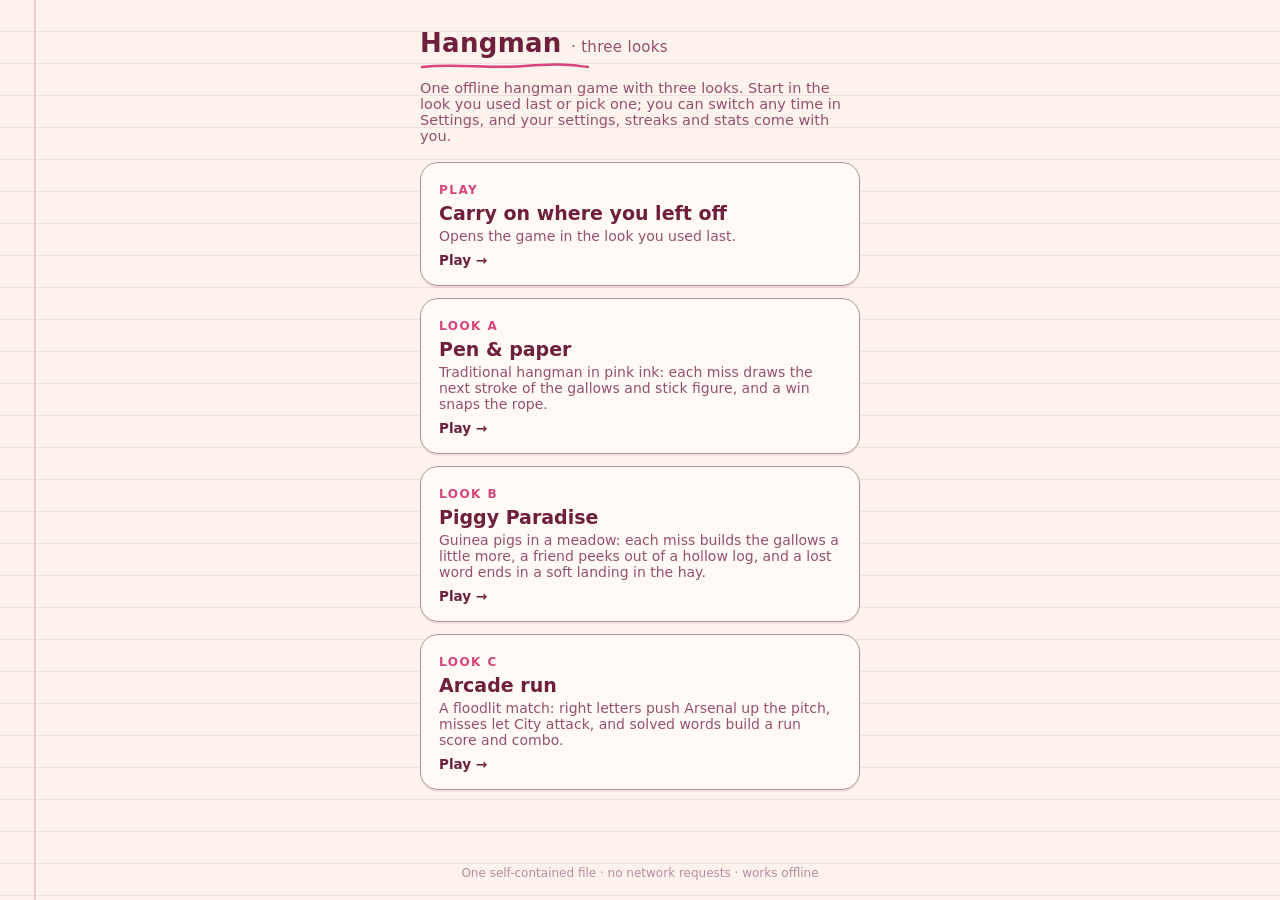
<file: index.html>
<!DOCTYPE html>
<html lang="en-GB">
<head>
<meta charset="utf-8">
<meta name="viewport" content="width=device-width, initial-scale=1, viewport-fit=cover">
<meta name="theme-color" content="#fdf3ec">
<title>Hangman</title>
<style>
  :root{
    --paper:#fdf3ec; --rule:rgba(190,120,150,.16); --margin-line:rgba(230,120,150,.35);
    --ink:#6d1f3c; --ink-soft:#96506e; --ink-faint:#b98ba0;
    --accent:#d6457b; --card:#fffaf6;
    --ease-out:cubic-bezier(.23,1,.32,1);
  }
  *{box-sizing:border-box;-webkit-tap-highlight-color:transparent}
  html,body{margin:0;padding:0}
  body{
    font-family:ui-rounded,"SF Pro Rounded",-apple-system,BlinkMacSystemFont,"Segoe UI",system-ui,sans-serif;
    color:var(--ink);background-color:var(--paper);
    background-image:
      linear-gradient(90deg,transparent 0 34px,var(--margin-line) 34px 36px,transparent 36px),
      repeating-linear-gradient(180deg,transparent 0 31px,var(--rule) 31px 32px);
    min-height:100dvh;display:flex;justify-content:center;touch-action:manipulation;
  }
  .page{width:100%;max-width:480px;min-height:100dvh;display:flex;flex-direction:column;
    padding:calc(env(safe-area-inset-top,0px) + 28px) 20px calc(env(safe-area-inset-bottom,0px) + 20px)}
  h1{font-size:26px;margin:0;letter-spacing:.3px}
  h1 .thin{font-weight:500;color:var(--ink-soft);font-size:15px}
  .squiggle{display:block;width:170px;height:8px;margin-top:4px}
  .squiggle path{fill:none;stroke:var(--accent);stroke-width:2.4;stroke-linecap:round;
    stroke-dasharray:1;stroke-dashoffset:0;animation:draw 1s var(--ease-out) .1s backwards}
  @keyframes draw{from{stroke-dashoffset:1}to{stroke-dashoffset:0}}
  p.lede{font-size:14.5px;color:var(--ink-soft);margin:10px 0 18px}
  .cards{display:flex;flex-direction:column;gap:12px}
  a.card{
    display:block;text-decoration:none;color:inherit;background:var(--card);
    border:1.5px solid var(--ink-faint);border-radius:18px;padding:16px 18px;
    box-shadow:0 2px 0 rgba(109,31,60,.08);
    opacity:0;transform:translateY(10px);animation:rise 450ms var(--ease-out) forwards;
    transition:transform 150ms var(--ease-out);
  }
  a.card:nth-child(2){animation-delay:.08s}
  a.card:nth-child(3){animation-delay:.16s}
  a.card:nth-child(4){animation-delay:.24s}
  @keyframes rise{to{opacity:1;transform:translateY(0)}}
  a.card:active{transform:scale(.97)}
  .card .k{font-size:12px;font-weight:800;letter-spacing:1.5px;color:var(--accent);text-transform:uppercase}
  .card h2{margin:4px 0;font-size:19px}
  .card p{margin:0;font-size:14px;color:var(--ink-soft)}
  .card .go{display:inline-block;margin-top:8px;font-size:13.5px;font-weight:800;color:var(--ink)}
  footer{margin-top:auto;padding-top:18px;text-align:center;font-size:12px;color:var(--ink-faint)}
  @media (prefers-reduced-motion:reduce){
    a.card,.squiggle path{animation:none;opacity:1;transform:none}
  }
</style>
</head>
<body>
<div class="page">
  <h1>Hangman <span class="thin">· three looks</span></h1>
  <svg class="squiggle" viewBox="0 0 170 8" aria-hidden="true"><path pathLength="1" d="M2 5 C 35 1, 70 7, 105 4 S 150 3, 168 5"/></svg>
  <p class="lede">One offline hangman game with three looks. Start in the look you used last or pick one; you can switch any time in Settings, and your settings, streaks and stats come with you.</p>
  <div class="cards">
    <a class="card" href="play.html">
      <span class="k">Play</span>
      <h2>Carry on where you left off</h2>
      <p>Opens the game in the look you used last.</p>
      <span class="go">Play →</span>
    </a>
    <a class="card" href="play.html?skin=a">
      <span class="k">Look A</span>
      <h2>Pen &amp; paper</h2>
      <p>Traditional hangman in pink ink: each miss draws the next stroke of the gallows and stick figure, and a win snaps the rope.</p>
      <span class="go">Play →</span>
    </a>
    <a class="card" href="play.html?skin=b">
      <span class="k">Look B</span>
      <h2>Piggy Paradise</h2>
      <p>Guinea pigs in a meadow: each miss builds the gallows a little more, a friend peeks out of a hollow log, and a lost word ends in a soft landing in the hay.</p>
      <span class="go">Play →</span>
    </a>
    <a class="card" href="play.html?skin=c">
      <span class="k">Look C</span>
      <h2>Arcade run</h2>
      <p>A floodlit match: right letters push Arsenal up the pitch, misses let City attack, and solved words build a run score and combo.</p>
      <span class="go">Play →</span>
    </a>
  </div>
  <footer>One self-contained file · no network requests · works offline</footer>
</div>
</body>
</html>
</file>
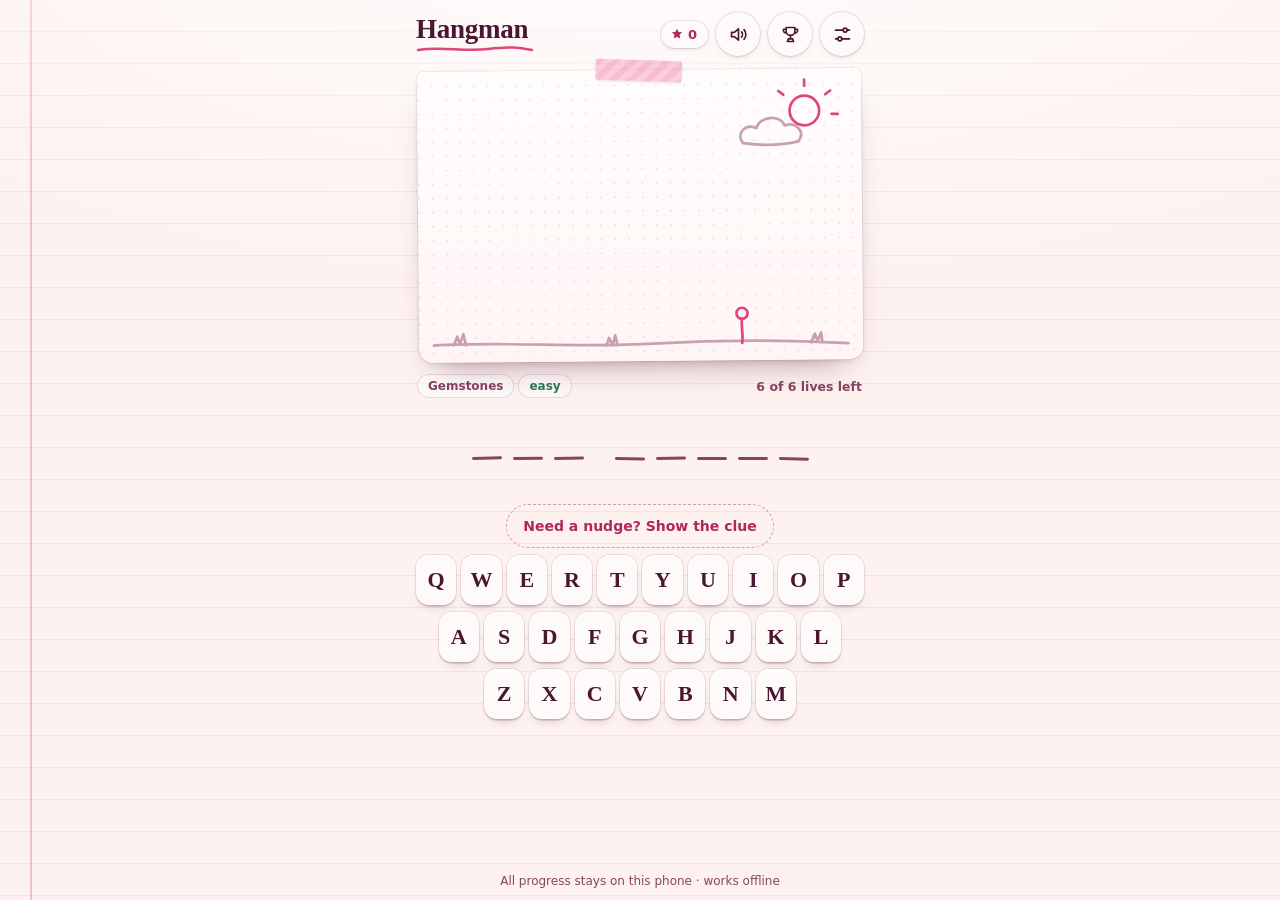
<file: prototypes/a.html>
<!DOCTYPE html>
<html lang="en-GB">
<head>
<meta charset="utf-8">
<meta name="viewport" content="width=device-width, initial-scale=1">
<title>Hangman · Pen &amp; paper</title>
<!-- This prototype is now a look in the shared game; old links land on it. -->
<script>location.replace("../play.html?skin=a" + location.search.replace(/^\?/, "&") + location.hash);</script>
<meta http-equiv="refresh" content="0; url=../play.html?skin=a">
</head>
<body><p><a href="../play.html?skin=a">Play hangman: Pen &amp; paper</a></p></body>
</html>
</file>
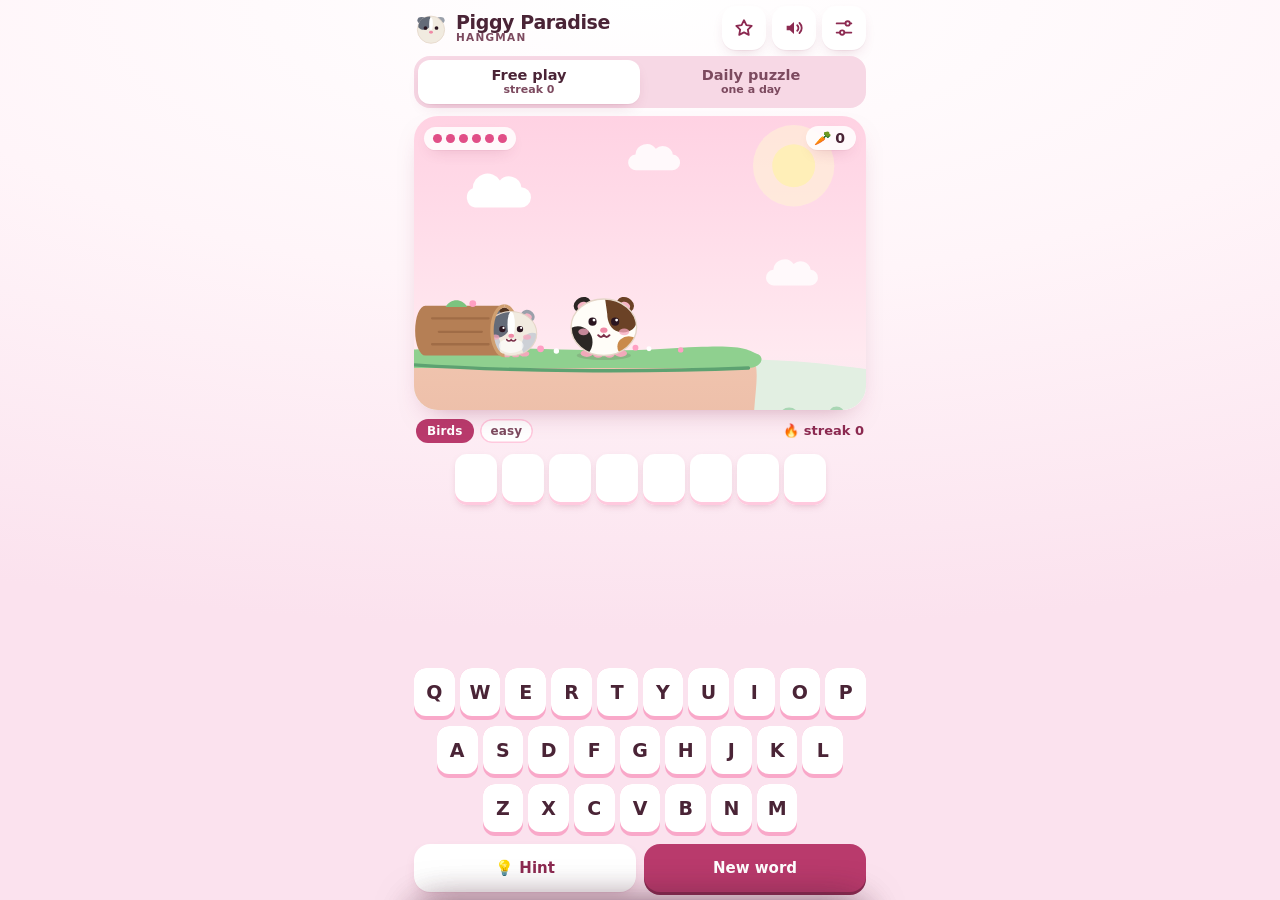
<file: prototypes/b.html>
<!DOCTYPE html>
<html lang="en-GB">
<head>
<meta charset="utf-8">
<meta name="viewport" content="width=device-width, initial-scale=1">
<title>Hangman · Piggy Paradise</title>
<!-- This prototype is now a look in the shared game; old links land on it. -->
<script>location.replace("../play.html?skin=b" + location.search.replace(/^\?/, "&") + location.hash);</script>
<meta http-equiv="refresh" content="0; url=../play.html?skin=b">
</head>
<body><p><a href="../play.html?skin=b">Play hangman: Piggy Paradise</a></p></body>
</html>
</file>
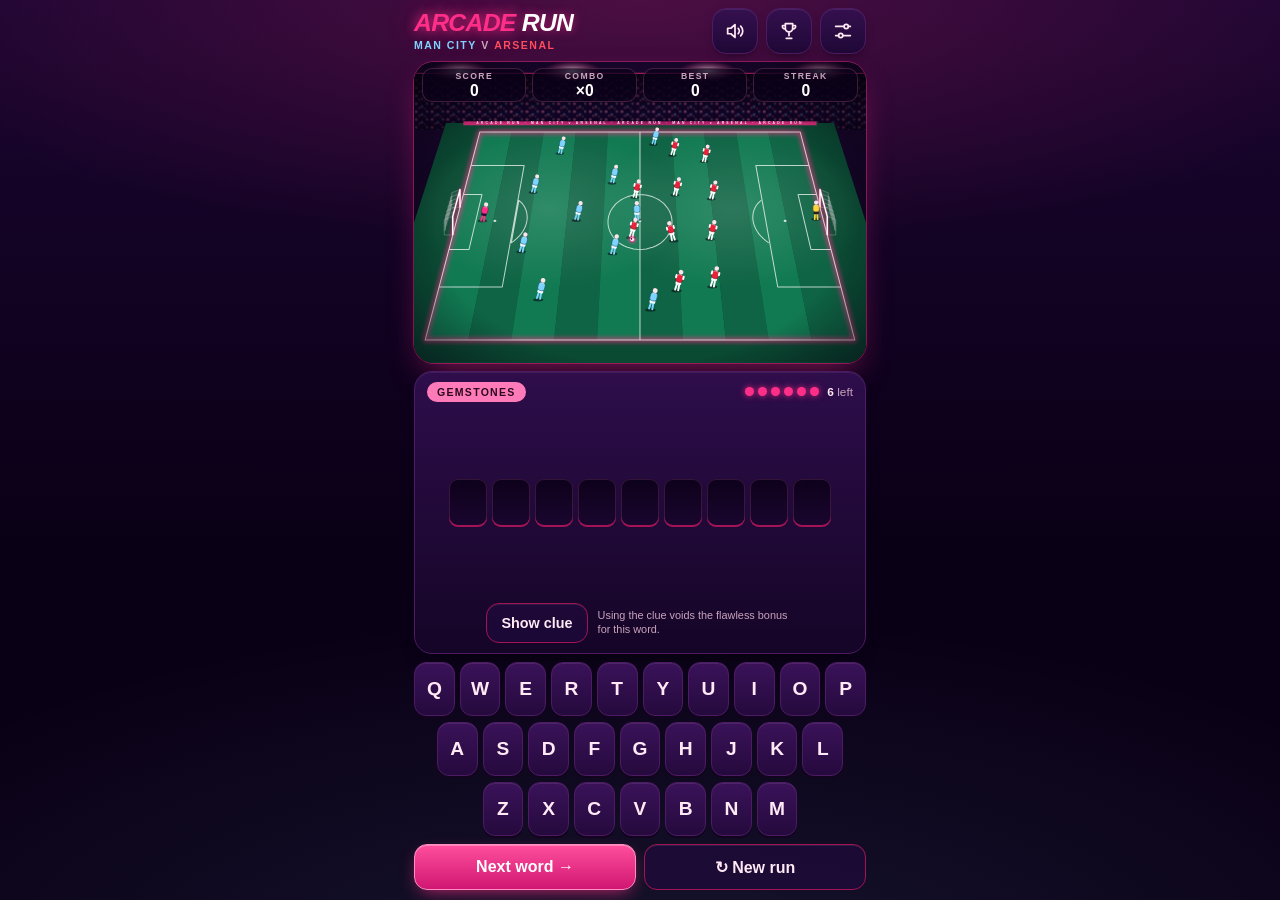
<file: prototypes/c.html>
<!DOCTYPE html>
<html lang="en-GB">
<head>
<meta charset="utf-8">
<meta name="viewport" content="width=device-width, initial-scale=1">
<title>Hangman · Arcade run</title>
<!-- This prototype is now a look in the shared game; old links land on it. -->
<script>location.replace("../play.html?skin=c" + location.search.replace(/^\?/, "&") + location.hash);</script>
<meta http-equiv="refresh" content="0; url=../play.html?skin=c">
</head>
<body><p><a href="../play.html?skin=c">Play hangman: Arcade run</a></p></body>
</html>
</file>
